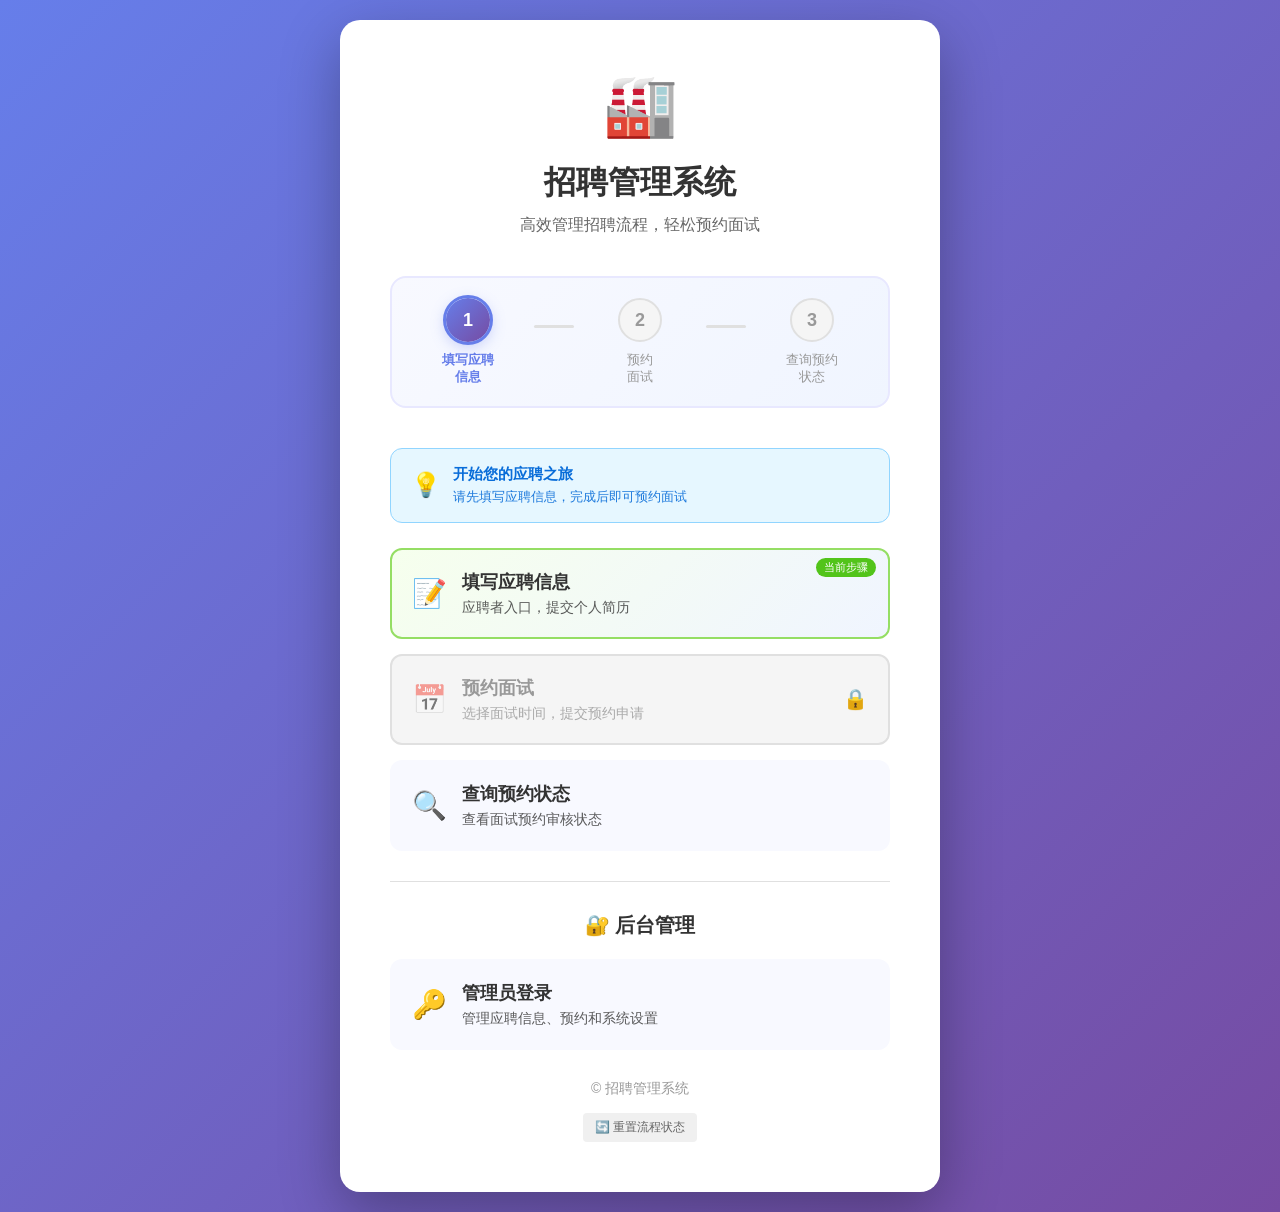
<file: index.html>
<!DOCTYPE html>
<html lang="zh-CN">
<head>
    <meta charset="UTF-8">
    <meta name="viewport" content="width=device-width, initial-scale=1.0">
    <title>招聘管理系统</title>
    <style>
        * {
            margin: 0;
            padding: 0;
            box-sizing: border-box;
        }
        body {
            font-family: -apple-system, BlinkMacSystemFont, 'Segoe UI', Roboto, 'Helvetica Neue', Arial, sans-serif;
            background: linear-gradient(135deg, #667eea 0%, #764ba2 100%);
            min-height: 100vh;
            display: flex;
            align-items: center;
            justify-content: center;
            padding: 20px;
        }
        .container {
            background: white;
            border-radius: 20px;
            box-shadow: 0 20px 60px rgba(0,0,0,0.3);
            width: 100%;
            max-width: 600px;
            padding: 50px;
            text-align: center;
        }
        .logo {
            font-size: 60px;
            margin-bottom: 20px;
        }
        h1 {
            font-size: 32px;
            color: #333;
            margin-bottom: 10px;
        }
        .subtitle {
            color: #666;
            font-size: 16px;
            margin-bottom: 40px;
        }

        /* 流程步骤指示器 */
        .process-flow {
            display: flex;
            align-items: center;
            justify-content: center;
            margin-bottom: 40px;
            padding: 20px;
            background: linear-gradient(135deg, #f8f9ff 0%, #f0f5ff 100%);
            border-radius: 16px;
            border: 2px solid #e8e8ff;
        }
        .process-step {
            display: flex;
            flex-direction: column;
            align-items: center;
            position: relative;
            flex: 1;
            max-width: 120px;
        }
        .step-number {
            width: 44px;
            height: 44px;
            border-radius: 50%;
            display: flex;
            align-items: center;
            justify-content: center;
            font-weight: 600;
            font-size: 18px;
            margin-bottom: 10px;
            transition: all 0.3s ease;
            position: relative;
        }
        .step-number::after {
            content: '';
            position: absolute;
            width: 100%;
            height: 100%;
            border-radius: 50%;
            border: 3px solid transparent;
            transition: all 0.3s ease;
        }
        .step-label {
            font-size: 13px;
            color: #666;
            font-weight: 500;
            text-align: center;
            line-height: 1.3;
        }
        .step-connector {
            width: 40px;
            height: 3px;
            background: #e0e0e0;
            margin: 0 10px;
            margin-bottom: 30px;
            border-radius: 2px;
            transition: all 0.3s ease;
        }

        /* 步骤状态样式 */
        .process-step.completed .step-number {
            background: linear-gradient(135deg, #52c41a 0%, #389e0d 100%);
            color: white;
        }
        .process-step.completed .step-number::after {
            border-color: #52c41a;
            animation: pulse 2s infinite;
        }
        .process-step.completed .step-label {
            color: #52c41a;
            font-weight: 600;
        }
        .process-step.completed + .step-connector {
            background: linear-gradient(90deg, #52c41a 0%, #95de64 100%);
        }

        .process-step.current .step-number {
            background: linear-gradient(135deg, #667eea 0%, #764ba2 100%);
            color: white;
            box-shadow: 0 4px 15px rgba(102, 126, 234, 0.4);
        }
        .process-step.current .step-number::after {
            border-color: #667eea;
            animation: pulse 2s infinite;
        }
        .process-step.current .step-label {
            color: #667eea;
            font-weight: 600;
        }

        .process-step.pending .step-number {
            background: #f5f5f5;
            color: #999;
            border: 2px solid #e0e0e0;
        }
        .process-step.pending .step-label {
            color: #999;
        }

        @keyframes pulse {
            0%, 100% { transform: scale(1); opacity: 1; }
            50% { transform: scale(1.1); opacity: 0.8; }
        }

        /* 状态提示条 */
        .status-banner {
            display: none;
            padding: 16px 20px;
            border-radius: 12px;
            margin-bottom: 25px;
            text-align: left;
            animation: slideDown 0.4s ease;
        }
        .status-banner.show {
            display: flex;
            align-items: center;
            gap: 12px;
        }
        @keyframes slideDown {
            from { opacity: 0; transform: translateY(-10px); }
            to { opacity: 1; transform: translateY(0); }
        }
        .status-banner.info {
            background: #e6f7ff;
            border: 1px solid #91d5ff;
            color: #096dd9;
        }
        .status-banner.success {
            background: #f6ffed;
            border: 1px solid #b7eb8f;
            color: #389e0d;
        }
        .status-banner.warning {
            background: #fffbe6;
            border: 1px solid #ffe58f;
            color: #d48806;
        }
        .status-banner .icon {
            font-size: 24px;
            flex-shrink: 0;
        }
        .status-banner .content {
            flex: 1;
        }
        .status-banner .title {
            font-weight: 600;
            font-size: 15px;
            margin-bottom: 4px;
        }
        .status-banner .desc {
            font-size: 13px;
            opacity: 0.9;
        }

        .menu {
            display: grid;
            gap: 15px;
        }
        .menu-item {
            display: flex;
            align-items: center;
            padding: 20px;
            background: #f8f9ff;
            border-radius: 12px;
            text-decoration: none;
            color: #333;
            transition: all 0.3s;
            border: 2px solid transparent;
            cursor: pointer;
            position: relative;
            overflow: hidden;
        }
        .menu-item:hover:not(.disabled) {
            background: #667eea;
            color: white;
            transform: translateY(-2px);
            box-shadow: 0 5px 20px rgba(102, 126, 234, 0.3);
        }
        .menu-item.disabled {
            background: #f5f5f5;
            color: #999;
            cursor: not-allowed;
            border-color: #e0e0e0;
        }
        .menu-item.disabled .menu-icon {
            opacity: 0.5;
        }
        .menu-item.disabled .lock-icon {
            position: absolute;
            right: 20px;
            top: 50%;
            transform: translateY(-50%);
            font-size: 20px;
            color: #999;
        }
        .menu-item.current {
            background: linear-gradient(135deg, #f6ffed 0%, #f0f5ff 100%);
            border-color: #95de64;
        }
        .menu-item.current::before {
            content: '当前步骤';
            position: absolute;
            top: 8px;
            right: 12px;
            font-size: 11px;
            padding: 2px 8px;
            background: #52c41a;
            color: white;
            border-radius: 10px;
            font-weight: 500;
        }
        .menu-item.completed {
            background: linear-gradient(135deg, #f6ffed 0%, #e6f7ff 100%);
            border-color: #52c41a;
        }
        .menu-item.completed::after {
            content: '✓';
            position: absolute;
            right: 20px;
            top: 50%;
            transform: translateY(-50%);
            width: 28px;
            height: 28px;
            background: #52c41a;
            color: white;
            border-radius: 50%;
            display: flex;
            align-items: center;
            justify-content: center;
            font-size: 16px;
            font-weight: bold;
        }
        .menu-icon {
            font-size: 28px;
            margin-right: 15px;
            transition: all 0.3s;
        }
        .menu-text {
            text-align: left;
            flex: 1;
        }
        .menu-text h3 {
            font-size: 18px;
            margin-bottom: 5px;
            transition: all 0.3s;
        }
        .menu-text p {
            font-size: 14px;
            opacity: 0.8;
            transition: all 0.3s;
        }
        .divider {
            margin: 30px 0;
            border-top: 1px solid #e0e0e0;
        }
        .admin-section h2 {
            font-size: 20px;
            color: #333;
            margin-bottom: 20px;
        }
        .footer {
            margin-top: 30px;
            color: #999;
            font-size: 14px;
        }

        /* 提示弹窗 */
        .toast {
            position: fixed;
            top: 20px;
            left: 50%;
            transform: translateX(-50%) translateY(-100px);
            background: #333;
            color: white;
            padding: 16px 28px;
            border-radius: 12px;
            font-size: 15px;
            font-weight: 500;
            box-shadow: 0 8px 30px rgba(0,0,0,0.3);
            z-index: 1000;
            opacity: 0;
            transition: all 0.4s cubic-bezier(0.68, -0.55, 0.265, 1.55);
            display: flex;
            align-items: center;
            gap: 10px;
        }
        .toast.show {
            transform: translateX(-50%) translateY(0);
            opacity: 1;
        }
        .toast.warning {
            background: #faad14;
        }
        .toast.info {
            background: #1890ff;
        }

        /* 响应式 */
        @media (max-width: 480px) {
            .container {
                padding: 30px 20px;
            }
            .process-flow {
                padding: 15px 10px;
            }
            .step-number {
                width: 36px;
                height: 36px;
                font-size: 14px;
            }
            .step-label {
                font-size: 11px;
            }
            .step-connector {
                width: 20px;
                margin: 0 5px;
                margin-bottom: 25px;
            }
        }
    </style>
</head>
<body>
    <div class="container">
        <div class="logo">🏭</div>
        <h1>招聘管理系统</h1>
        <p class="subtitle">高效管理招聘流程，轻松预约面试</p>

        <!-- 流程步骤指示器 -->
        <div class="process-flow" id="processFlow">
            <div class="process-step" id="step1">
                <div class="step-number">1</div>
                <div class="step-label">填写应聘<br>信息</div>
            </div>
            <div class="step-connector"></div>
            <div class="process-step" id="step2">
                <div class="step-number">2</div>
                <div class="step-label">预约<br>面试</div>
            </div>
            <div class="step-connector"></div>
            <div class="process-step" id="step3">
                <div class="step-number">3</div>
                <div class="step-label">查询预约<br>状态</div>
            </div>
        </div>

        <!-- 状态提示条 -->
        <div class="status-banner info" id="statusBanner">
            <div class="icon" id="bannerIcon">💡</div>
            <div class="content">
                <div class="title" id="bannerTitle">欢迎使用招聘系统</div>
                <div class="desc" id="bannerDesc">请按照流程顺序完成应聘步骤</div>
            </div>
        </div>

        <div class="menu">
            <a href="candidate-form-complete.html" class="menu-item" id="menuItem1">
                <span class="menu-icon">📝</span>
                <div class="menu-text">
                    <h3>填写应聘信息</h3>
                    <p>应聘者入口，提交个人简历</p>
                </div>
            </a>

            <a class="menu-item disabled" id="menuItem2" onclick="handleMenuClick(2)">
                <span class="menu-icon">📅</span>
                <div class="menu-text">
                    <h3>预约面试</h3>
                    <p>选择面试时间，提交预约申请</p>
                </div>
                <span class="lock-icon">🔒</span>
            </a>

            <a class="menu-item disabled" id="menuItem3" onclick="handleMenuClick(3)">
                <span class="menu-icon">🔍</span>
                <div class="menu-text">
                    <h3>查询预约状态</h3>
                    <p>查看面试预约审核状态</p>
                </div>
                <span class="lock-icon">🔒</span>
            </a>
        </div>

        <div class="divider"></div>

        <div class="admin-section">
            <h2>🔐 后台管理</h2>
            <div class="menu">
                <a href="login-new.html" class="menu-item">
                    <span class="menu-icon">🔑</span>
                    <div class="menu-text">
                        <h3>管理员登录</h3>
                        <p>管理应聘信息、预约和系统设置</p>
                    </div>
                </a>
            </div>
        </div>

        <div class="footer">
            <p>© 招聘管理系统</p>
            <p style="margin-top: 15px; font-size: 12px;">
                <button onclick="resetFlow()" style="background: #f0f0f0; border: none; padding: 6px 12px; border-radius: 4px; color: #666; cursor: pointer; font-size: 12px;">🔄 重置流程状态</button>
            </p>
        </div>
    </div>

    <!-- 提示弹窗 -->
    <div class="toast" id="toast"></div>

    <script>
        // 流程状态管理
        const FLOW_STATUS = {
            NOT_STARTED: 'not_started',      // 未开始
            INFO_FILLED: 'info_filled',      // 已填写应聘信息
            BOOKED: 'booked',                // 已预约面试
            COMPLETED: 'completed'           // 流程完成
        };

        // 获取当前流程状态
        function getFlowStatus() {
            // 检查 localStorage 中的状态
            const hasApplication = localStorage.getItem('currentApplication') !== null;
            const hasCandidateProfile = localStorage.getItem('candidateProfile') !== null;
            const hasBooking = localStorage.getItem('currentBooking') !== null;

            if (hasBooking) {
                return FLOW_STATUS.COMPLETED;
            } else if (hasApplication || hasCandidateProfile) {
                return FLOW_STATUS.INFO_FILLED;
            } else {
                return FLOW_STATUS.NOT_STARTED;
            }
        }

        // 更新流程显示
        function updateProcessDisplay() {
            const status = getFlowStatus();
            const step1 = document.getElementById('step1');
            const step2 = document.getElementById('step2');
            const step3 = document.getElementById('step3');
            const menuItem1 = document.getElementById('menuItem1');
            const menuItem2 = document.getElementById('menuItem2');
            const menuItem3 = document.getElementById('menuItem3');
            const banner = document.getElementById('statusBanner');
            const bannerIcon = document.getElementById('bannerIcon');
            const bannerTitle = document.getElementById('bannerTitle');
            const bannerDesc = document.getElementById('bannerDesc');

            // 重置所有状态
            [step1, step2, step3].forEach(step => {
                step.className = 'process-step pending';
            });
            [menuItem1, menuItem2, menuItem3].forEach(item => {
                item.className = 'menu-item disabled';
                item.removeAttribute('href');
                // 添加锁图标
                if (!item.querySelector('.lock-icon') && item.id !== 'menuItem1') {
                    const lockIcon = document.createElement('span');
                    lockIcon.className = 'lock-icon';
                    lockIcon.textContent = '🔒';
                    item.appendChild(lockIcon);
                }
            });

            // 根据状态设置显示
            switch (status) {
                case FLOW_STATUS.NOT_STARTED:
                    // 步骤1：当前步骤
                    step1.className = 'process-step current';
                    step1.querySelector('.step-number').textContent = '1';

                    // 菜单项1：可用
                    menuItem1.className = 'menu-item current';
                    menuItem1.href = 'candidate-form-complete.html';

                    // 菜单项2：禁用
                    menuItem2.onclick = () => showDisabledToast(2);

                    // 菜单项3：始终开放（求职者可能换设备查询）
                    menuItem3.className = 'menu-item';
                    menuItem3.href = 'status-query.html';
                    menuItem3.onclick = null;
                    const lockIcon3NotStarted = menuItem3.querySelector('.lock-icon');
                    if (lockIcon3NotStarted) lockIcon3NotStarted.remove();

                    // 状态提示
                    banner.className = 'status-banner info show';
                    bannerIcon.textContent = '💡';
                    bannerTitle.textContent = '开始您的应聘之旅';
                    bannerDesc.textContent = '请先填写应聘信息，完成后即可预约面试';
                    break;

                case FLOW_STATUS.INFO_FILLED:
                    // 步骤1：已完成
                    step1.className = 'process-step completed';
                    step1.querySelector('.step-number').textContent = '✓';

                    // 步骤2：当前步骤
                    step2.className = 'process-step current';

                    // 菜单项1：已完成
                    menuItem1.className = 'menu-item completed';
                    menuItem1.href = 'candidate-form-complete.html';

                    // 菜单项2：可用
                    menuItem2.className = 'menu-item current';
                    menuItem2.href = 'booking.html';
                    menuItem2.onclick = null;
                    // 移除锁图标
                    const lockIcon2 = menuItem2.querySelector('.lock-icon');
                    if (lockIcon2) lockIcon2.remove();

                    // 菜单项3：始终开放（求职者可能已预约但换了设备）
                    menuItem3.className = 'menu-item';
                    menuItem3.href = 'status-query.html';
                    menuItem3.onclick = null;
                    const lockIcon3InfoFilled = menuItem3.querySelector('.lock-icon');
                    if (lockIcon3InfoFilled) lockIcon3InfoFilled.remove();

                    // 状态提示
                    banner.className = 'status-banner success show';
                    bannerIcon.textContent = '✅';
                    bannerTitle.textContent = '应聘信息已填写完成';
                    bannerDesc.textContent = '恭喜！您现在可以预约面试时间了';
                    break;

                case FLOW_STATUS.COMPLETED:
                    // 所有步骤已完成
                    step1.className = 'process-step completed';
                    step1.querySelector('.step-number').textContent = '✓';
                    step2.className = 'process-step completed';
                    step2.querySelector('.step-number').textContent = '✓';
                    step3.className = 'process-step completed';
                    step3.querySelector('.step-number').textContent = '✓';

                    // 所有菜单项：已完成
                    menuItem1.className = 'menu-item completed';
                    menuItem1.href = 'candidate-form-complete.html';

                    menuItem2.className = 'menu-item completed';
                    menuItem2.href = 'booking.html';
                    menuItem2.onclick = null;
                    const lockIcon2Completed = menuItem2.querySelector('.lock-icon');
                    if (lockIcon2Completed) lockIcon2Completed.remove();

                    // 获取预约信息，用于构建查询链接
                    let bookingData = null;
                    try {
                        const bookingStr = localStorage.getItem('currentBooking');
                        if (bookingStr) {
                            bookingData = JSON.parse(bookingStr);
                        }
                    } catch (e) {
                        console.error('解析预约信息失败:', e);
                    }

                    menuItem3.className = 'menu-item current';
                    // 如果有预约信息，携带姓名和手机号跳转到查询页面
                    if (bookingData && bookingData.name && bookingData.phone) {
                        menuItem3.href = 'status-query.html?name=' + encodeURIComponent(bookingData.name) + '&phone=' + encodeURIComponent(bookingData.phone);
                    } else {
                        menuItem3.href = 'status-query.html';
                    }
                    menuItem3.onclick = null;
                    const lockIcon3 = menuItem3.querySelector('.lock-icon');
                    if (lockIcon3) lockIcon3.remove();

                    // 状态提示
                    banner.className = 'status-banner success show';
                    bannerIcon.textContent = '🎉';
                    bannerTitle.textContent = '面试预约已完成';
                    bannerDesc.textContent = '您可以查询预约状态或查看面试安排';
                    break;
            }
        }

        // 显示禁用提示
        function showDisabledToast(step, hasApplication = false) {
            const toast = document.getElementById('toast');
            let message = '';

            if (step === 2) {
                message = '⚠️ 请先完成"填写应聘信息"步骤';
            } else if (step === 3) {
                if (hasApplication) {
                    message = '⚠️ 请先完成"预约面试"步骤';
                } else {
                    message = '⚠️ 请先完成"填写应聘信息"和"预约面试"步骤';
                }
            }

            toast.textContent = message;
            toast.className = 'toast warning show';

            setTimeout(() => {
                toast.classList.remove('show');
            }, 3000);
        }

        // 处理菜单点击
        function handleMenuClick(step) {
            const status = getFlowStatus();
            const hasApplication = status !== FLOW_STATUS.NOT_STARTED;
            showDisabledToast(step, hasApplication);
        }

        // 重置流程状态
        function resetFlow() {
            window.recruitmentFlow.resetFlow();
        }

        // 页面加载时初始化
        document.addEventListener('DOMContentLoaded', function() {
            updateProcessDisplay();

            // 监听 localStorage 变化（用于跨页面状态同步）
            window.addEventListener('storage', function(e) {
                if (e.key === 'currentApplication' ||
                    e.key === 'candidateProfile' ||
                    e.key === 'currentBooking') {
                    updateProcessDisplay();
                }
            });
        });

        // 提供全局函数供其他页面调用
        window.recruitmentFlow = {
            // 标记应聘信息已填写
            markApplicationCompleted: function(data) {
                localStorage.setItem('currentApplication', JSON.stringify({
                    ...data,
                    completedAt: new Date().toISOString()
                }));
                localStorage.setItem('candidateProfile', JSON.stringify({
                    name: data.name || '',
                    phone: data.phone || '',
                    position: data.position || ''
                }));
                updateProcessDisplay();
            },

            // 标记面试已预约
            markBookingCompleted: function(data) {
                localStorage.setItem('currentBooking', JSON.stringify({
                    ...data,
                    bookedAt: new Date().toISOString()
                }));
                updateProcessDisplay();
            },

            // 重置流程（用于测试）
            resetFlow: function() {
                if (confirm('确定要重置流程状态吗？这将清除所有已填写的信息。')) {
                    localStorage.removeItem('currentApplication');
                    localStorage.removeItem('candidateProfile');
                    localStorage.removeItem('currentBooking');
                    updateProcessDisplay();
                    location.reload();
                }
            },

            // 获取当前状态
            getStatus: getFlowStatus
        };
    </script>
</body>
</html>
</file>
